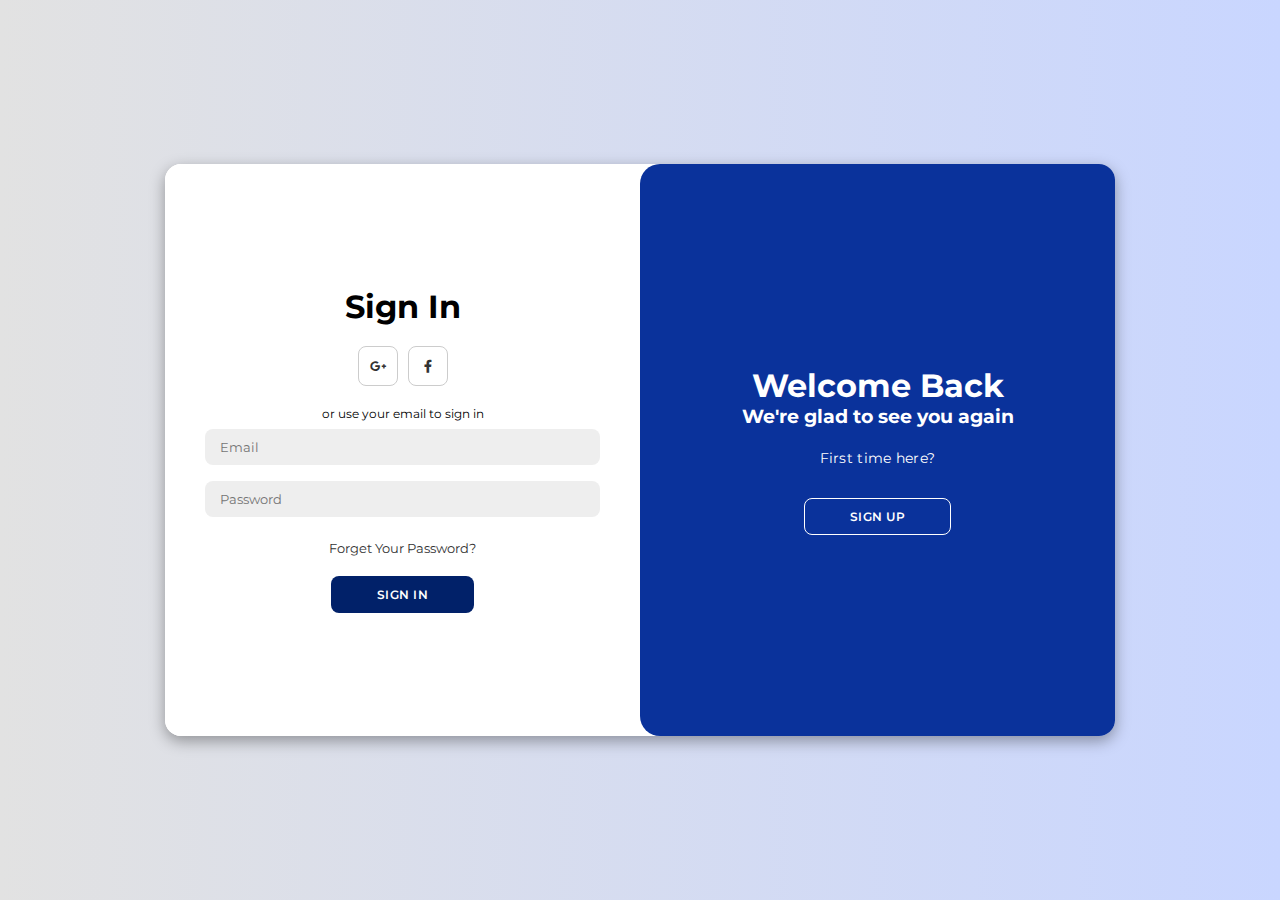
<file: MajorMatch/login.html>
<!DOCTYPE html>
<html lang="en">
<head>
    <meta charset="UTF-8">
    <meta name="viewport" content="width=device-width, initial-scale=1.0">
    <title>Login | Signup Page</title>
    <link rel="stylesheet" href="https://cdnjs.cloudflare.com/ajax/libs/font-awesome/6.0.0-beta3/css/all.min.css">
    <style>
@import url('https://fonts.googleapis.com/css2?family=Montserrat:wght@300;400;500;600;700&display=swap');
:root{
    --dark-blue: #0A329B;
    --light-blue: #7096D1;
    --black: #111222;
    --text: #012169;
}

*{
    margin: 0;
    padding: 0;
    box-sizing: border-box;
    font-family: 'Montserrat', sans-serif;
}

body{
    background-color: #c9d6ff;
    background: linear-gradient(to right, #e2e2e2, #c9d6ff);
    display: flex;
    align-items: center;
    justify-content: center;
    height: 100vh;
}

.container{
    background-color: #fff;
    border-radius: 1rem;
    box-shadow: 0 5px 15px rgba(0, 0, 0, 0.35);
    position: relative;
    overflow: hidden;
    width: 950px;
    max-width: 100%;
    min-height: 572px;
    display: flex;
}

.container p{
    font-size: 14px;
    line-height: 20px;
    letter-spacing: 0.3px;
    margin: 20px 0;
}

.container span{
    font-size: 12px;
}

.container a{
    color: #333;
    font-size: 13px;
    text-decoration: none;
    margin: 15px 0 10px;
}

.container button{
    background-color: var(--text);
    color: #fff;
    font-size: 12px;
    padding: 10px 45px;
    border: 1px solid transparent;
    border-radius: 8px;
    font-weight: 600;
    letter-spacing: 0.5px;
    text-transform: uppercase;
    margin-top: 10px;
    cursor: pointer;
}

.container button.hidden{
    background-color: transparent;
    border-color: #fff;
}

.container form{
    background-color: #fff;
    display: flex;
    align-items: center;
    justify-content: center;
    flex-direction: column;
    padding: 0 40px;
    height: 100%;
    width: 100%;
}

.container input{
    background-color: #eee;
    border: none;
    margin: 8px 0;
    padding: 10px 15px;
    font-size: 13px;
    border-radius: 8px;
    width: 100%;
    outline: none;
}

.form-container{
    position: absolute;
    top: 0;
    height: 100%;
    transition: all 0.6s ease-in-out;
}

.sign-in{
    left: 0;
    width: 50%;
    z-index: 2;
}

.container.active .sign-in{
    transform: translateX(100%);
}

.sign-up{
    left: 0;
    width: 50%;
    opacity: 0;
    z-index: 1;
}

.container.active .sign-up{
    transform: translateX(100%);
    opacity: 1;
    z-index: 5;
    animation: move 0.6s;
}

@keyframes move{
    0%, 49.99%{
        opacity: 0;
        z-index: 1;
    }
    50%, 100%{
        opacity: 1;
        z-index: 5;
    }
}

.social-icons{
    margin: 20px 0;
}

.social-icons a{
    border: 1px solid #ccc;
    border-radius: 20%;
    display: inline-flex;
    justify-content: center;
    align-items: center;
    margin: 0 3px;
    width: 40px;
    height: 40px;
}

.toggle-container{
    position: absolute;
    top: 0;
    left: 50%;
    width: 50%;
    height: 100%;
    overflow: hidden;
    transition: all 0.6s ease-in-out;
    border-radius: 20px 0 0 20px;
    z-index: 1000;
}

.container.active .toggle-container{
    transform: translateX(-100%);
    border-radius: 0 20px 20px 0;
}

.toggle{
    background-color: var(--black);
    height: 100%;
    background: var(--dark-blue);
    color: #fff;
    position: relative;
    left: -100%;
    height: 100%;
    width: 200%;
    transform: translateX(0);
    transition: all 0.6s ease-in-out;
}

.container.active .toggle{
    transform: translateX(50%);
}

.toggle-panel{
    position: absolute;
    width: 50%;
    height: 100%;
    display: flex;
    align-items: center;
    justify-content: center;
    flex-direction: column;
    padding: 0 30px;
    text-align: center;
    top: 0;
    transform: translateX(0);
    transition: all 0.6s ease-in-out;
}

.toggle-left{
    transform: translateX(-200%);
}

.container.active .toggle-left{
    transform: translateX(0);
}

.toggle-right{
    right: 0;
    transform: translateX(0);
}

.container.active .toggle-right{
    transform: translateX(200%);
}
    </style>
</head>
<body>
    <div class="container" id="container">
        <div class="form-container sign-up">
            <form id="sign-up-form">
                <h1>Welcome!</h1>
                <span>Fill out these boxes to Create an Account</span>
                <input type="text" placeholder="Fist Name" id="sign-up-name">
                <input type="text" placeholder="Last Name" id="sign-up-name">
                <input type="email" placeholder="Email" id="sign-up-email">
                <input type="password" placeholder="Password" id="sign-up-password">
                <button type="button" class="btn" onclick="validateSignUp()">Sign Up</button>
                <a href="#">--------OR--------</a>
                <div class="social-icons">
                    <a href="#" class="icon"><i class="fa-brands fa-google-plus-g"></i></a>
                    <a href="#" class="icon"><i class="fa-brands fa-facebook-f"></i></a>
                </div>
            </form>
        </div>
        <div class="form-container sign-in">
            <form id="sign-in-form">
                <h1>Sign In</h1>
                <div class="social-icons">
                    <a href="#" class="icon"><i class="fa-brands fa-google-plus-g"></i></a>
                    <a href="#" class="icon"><i class="fa-brands fa-facebook-f"></i></a>
                </div>
                <span>or use your email to sign in</span>
                <input type="email" placeholder="Email" id="sign-in-email">
                <input type="password" placeholder="Password" id="sign-in-password">
                <a href="#">Forget Your Password?</a>
                <button type="button" class="btn" onclick="validateSignIn()">Sign In</button>
            </form>
        </div>
        <div class="toggle-container">
            <div class="toggle">
                <div class="toggle-panel toggle-left">
                    <h1>Discover, Decide, and Thrive for your Future!</h1>
                    <p>Already have an account?</p>
                    <button class="hidden" id="login">Sign In</button>
                </div>
                <div class="toggle-panel toggle-right">
                    <h1>Welcome Back</h1>
                    <h3>We're glad to see you again</h3>
                    <p>First time here?</p>
                    <button class="hidden" id="register">Sign Up</button>
                </div>
            </div>
        </div>
    </div>
    
    <script>
const container = document.getElementById('container');
const registerBtn = document.getElementById('register');
const loginBtn = document.getElementById('login');

registerBtn.addEventListener('click', () => {
    container.classList.add("active");
});

loginBtn.addEventListener('click', () => {
    container.classList.remove("active");
});

function validateSignUp(){
    const name = document.getElementById("sign-up-name");
    const email = document.getElementById("sign-up-email");
    const password = document.getElementById("sign-up-password");
    const gender = document.getElementById("sign-up-gender");
    const date = document.getElementById("sign-up-date");
    const today = new Date();
    const birthDate = new Date(date.value);

    if(name.value.trim() === ""
    || email.value.trim() === ""
    || password.value.trim() === ""
    || gender.value === "none"
    || date.value.trim() === ""){
        alert("Please fill in all fields");
    } else if(!email.value.endsWith("@gmail.com")){
        alert("Email must end with @gmail.com");
    } else if(birthDate >= today){
        alert("Please enter a valid birth date");
    } else {
        alert("Sign-up successful!");
        // Here you can add code to handle successful sign-up
    }
}

function validateSignIn(){
    const email = document.getElementById("sign-in-email");
    const password = document.getElementById("sign-in-password");

    if(email.value.trim() === "" || password.value.trim() === ""){
        alert("Please fill in all fields");
    } else {
        alert("Sign-in successful!");
        // Here you can add code to handle successful sign-in
    }
}
    </script>
</body>
</html>
</file>
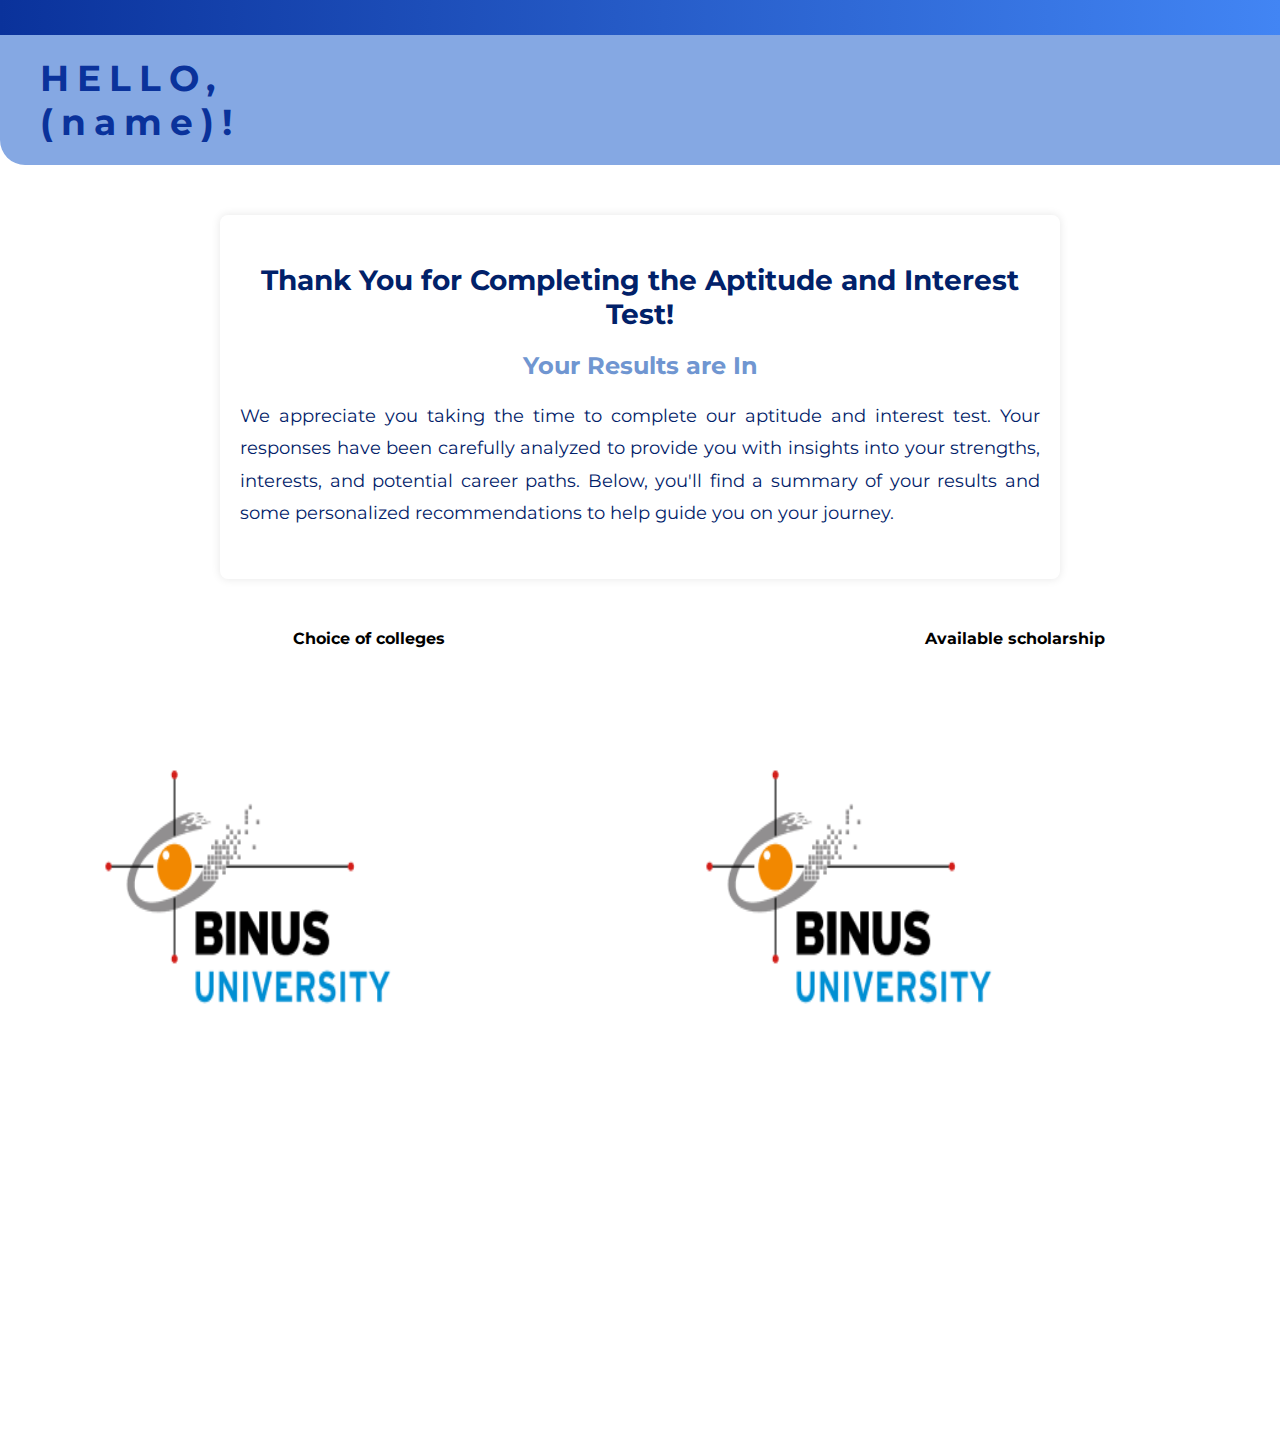
<file: MajorMatch/Aptitude/Aptitude Interest Result.html>
<!DOCTYPE html>
<html lang="en">
<head>
    <meta charset="UTF-8">
    <meta name="viewport" content="width=device-width, initial-scale=1.0">
    <title>Aptitude Interest Test | Result </title>
    <link rel="stylesheet" href="Aptitude Interest Result.css">
</head>
<body>
    <div class="top-box">
    </div>
    <div class="rounded-box">
        <h2 style="color: #0A329B;">HELLO,<br> (name)!</h2>
    </div>
    <div class="middle-content">
        <div class="highlighted-text">
          <h3>Thank You for Completing the Aptitude and Interest Test!</h3>
          <h2>Your Results are In</h2>
            <p>
              We appreciate you taking the time to complete our aptitude and interest test. 
              Your responses have been carefully analyzed to provide you with insights into your strengths, interests, and potential career paths.
               Below, you'll find a summary of your results and some personalized recommendations to help guide you on your journey.
            </p>
        </div>
    </div>
    <div class="desktop-10-child"></div>
    <section class="college-info">
      <div class="college-details">
        <b class="choice-of-colleges">Choice of colleges</b>
        <div class="scholarship-info">
          <b class="available-scholarship">Available scholarship</b>
          <div class="scholarship-options">
            <div class="option-one">
              <div class="option-one-details">
                <img
                  class="option-one-details-child"
                  loading="lazy"
                  alt="Option One Logo"
                  src="./public/logoBINUS 1.png"
                />
              </div>
              <div class="option-one-child"></div>
            </div>
            <div class="option-two">
              <div class="option-two-details">
                <img
                  class="option-two-details-child"
                  loading="lazy"
                  alt="Option Two Logo"
                  src="./public/logoBINUS 1.png"
                />
              </div>
            </div>
          </div>
        </div>
      </div>
    </section>
    
</body>
</html>
</file>
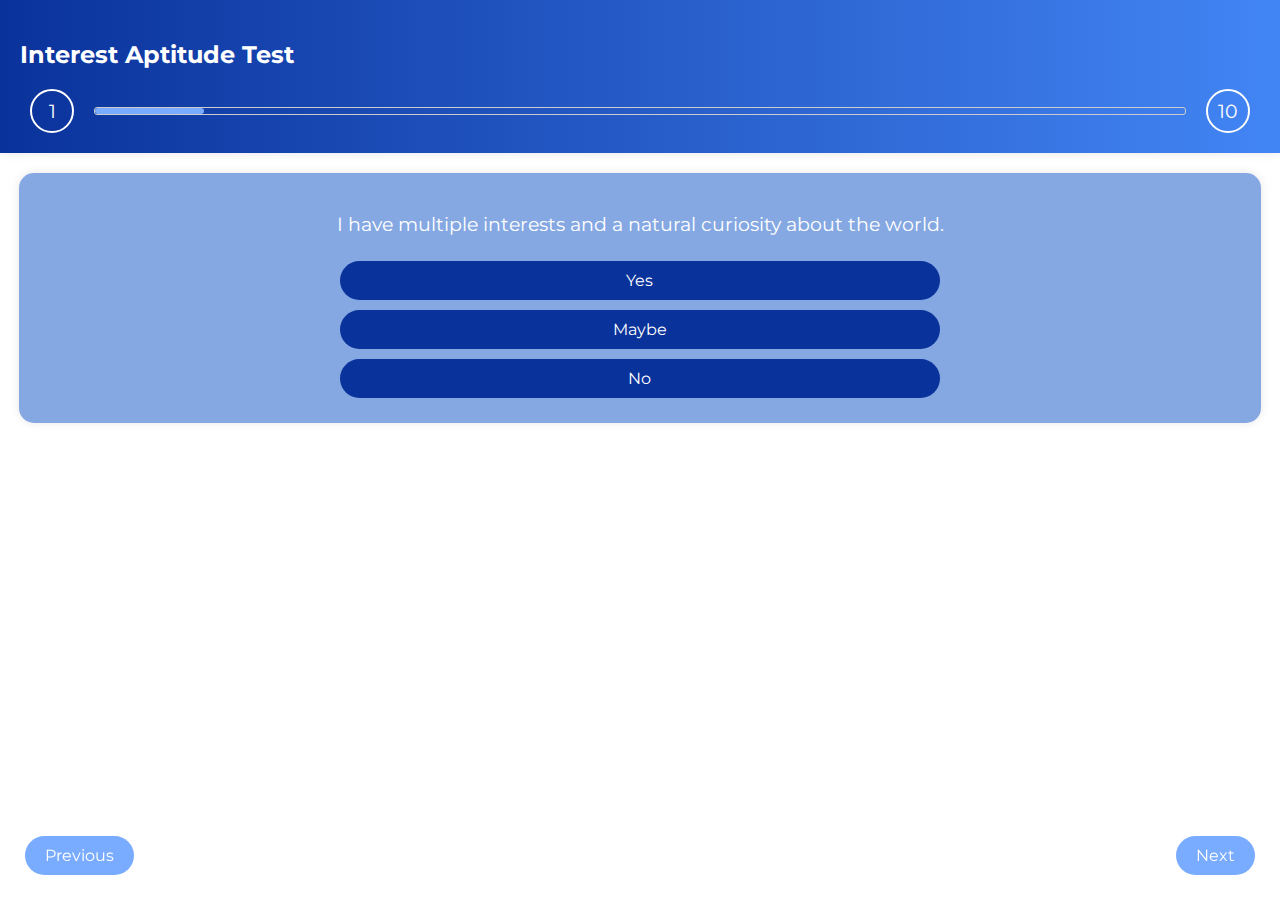
<file: MajorMatch/Aptitude/aptitude.html>
<!DOCTYPE html>
<html lang="en">
<head>
    <meta charset="UTF-8">
    <meta name="viewport" content="width=device-width, initial-scale=1.0">
    <title>MajorMatch | Interest Aptitude Test</title>
    <link rel="stylesheet" href="styles_aptitude.css">
</head>
<body>
    <div class="progress-container">
        <h2 class="title-container">Interest Aptitude Test</h2>
        <div class="progress-bar-container">
            <div class="question-circle" id="current-question">1</div>
            <div class="progress-bar">
                <div class="progress"></div>
            </div>
            <div class="question-circle" id="total-questions">10</div>
        </div>
    </div>
    <div class="question-box">
        <div class="question-container">
            <p class="question-text" id="question-text"></p>
            <div class="options-container" id="options-container"></div>
        </div>
    </div>
    <div class="button-container">
        <button onclick="previousQuestion()">Previous</button>
        <button onclick="nextQuestion()">Next</button>
    </div>

    <script src="script_aptitude.js"></script>
</body>
</html>
</file>
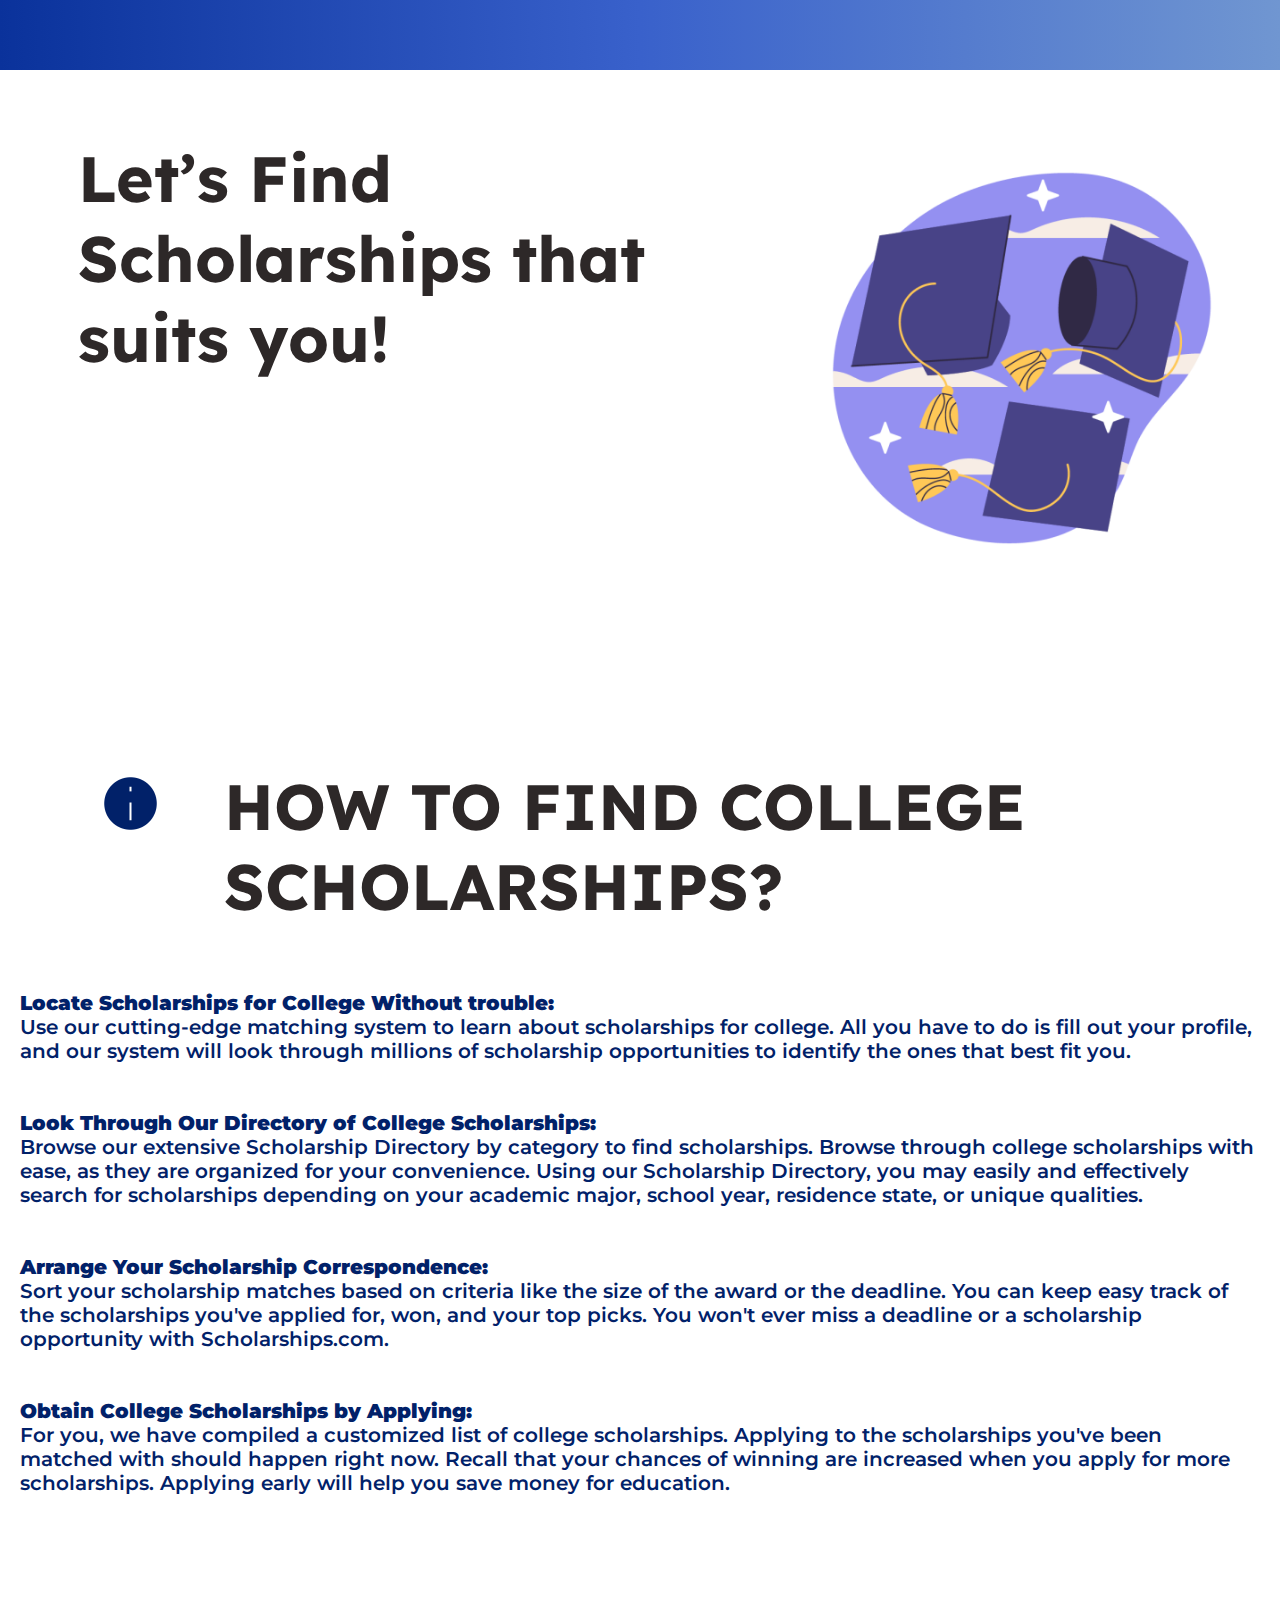
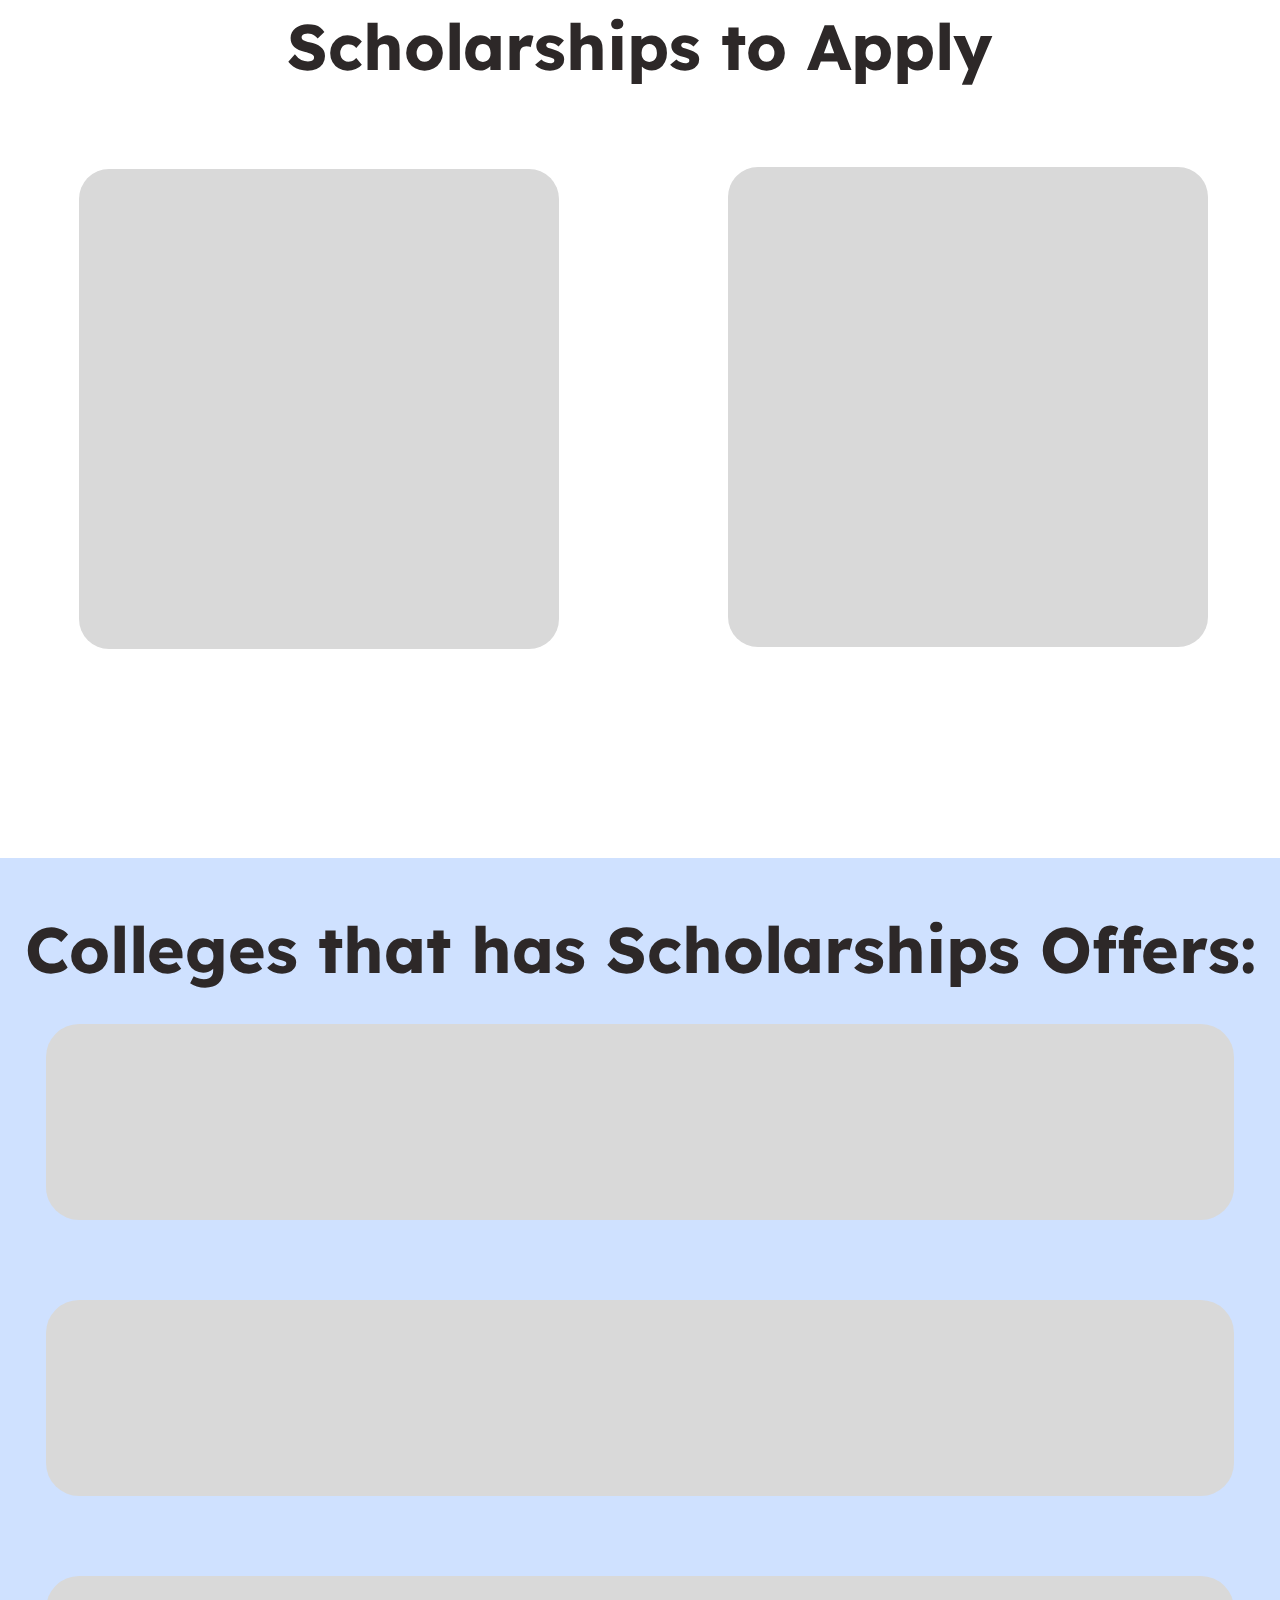
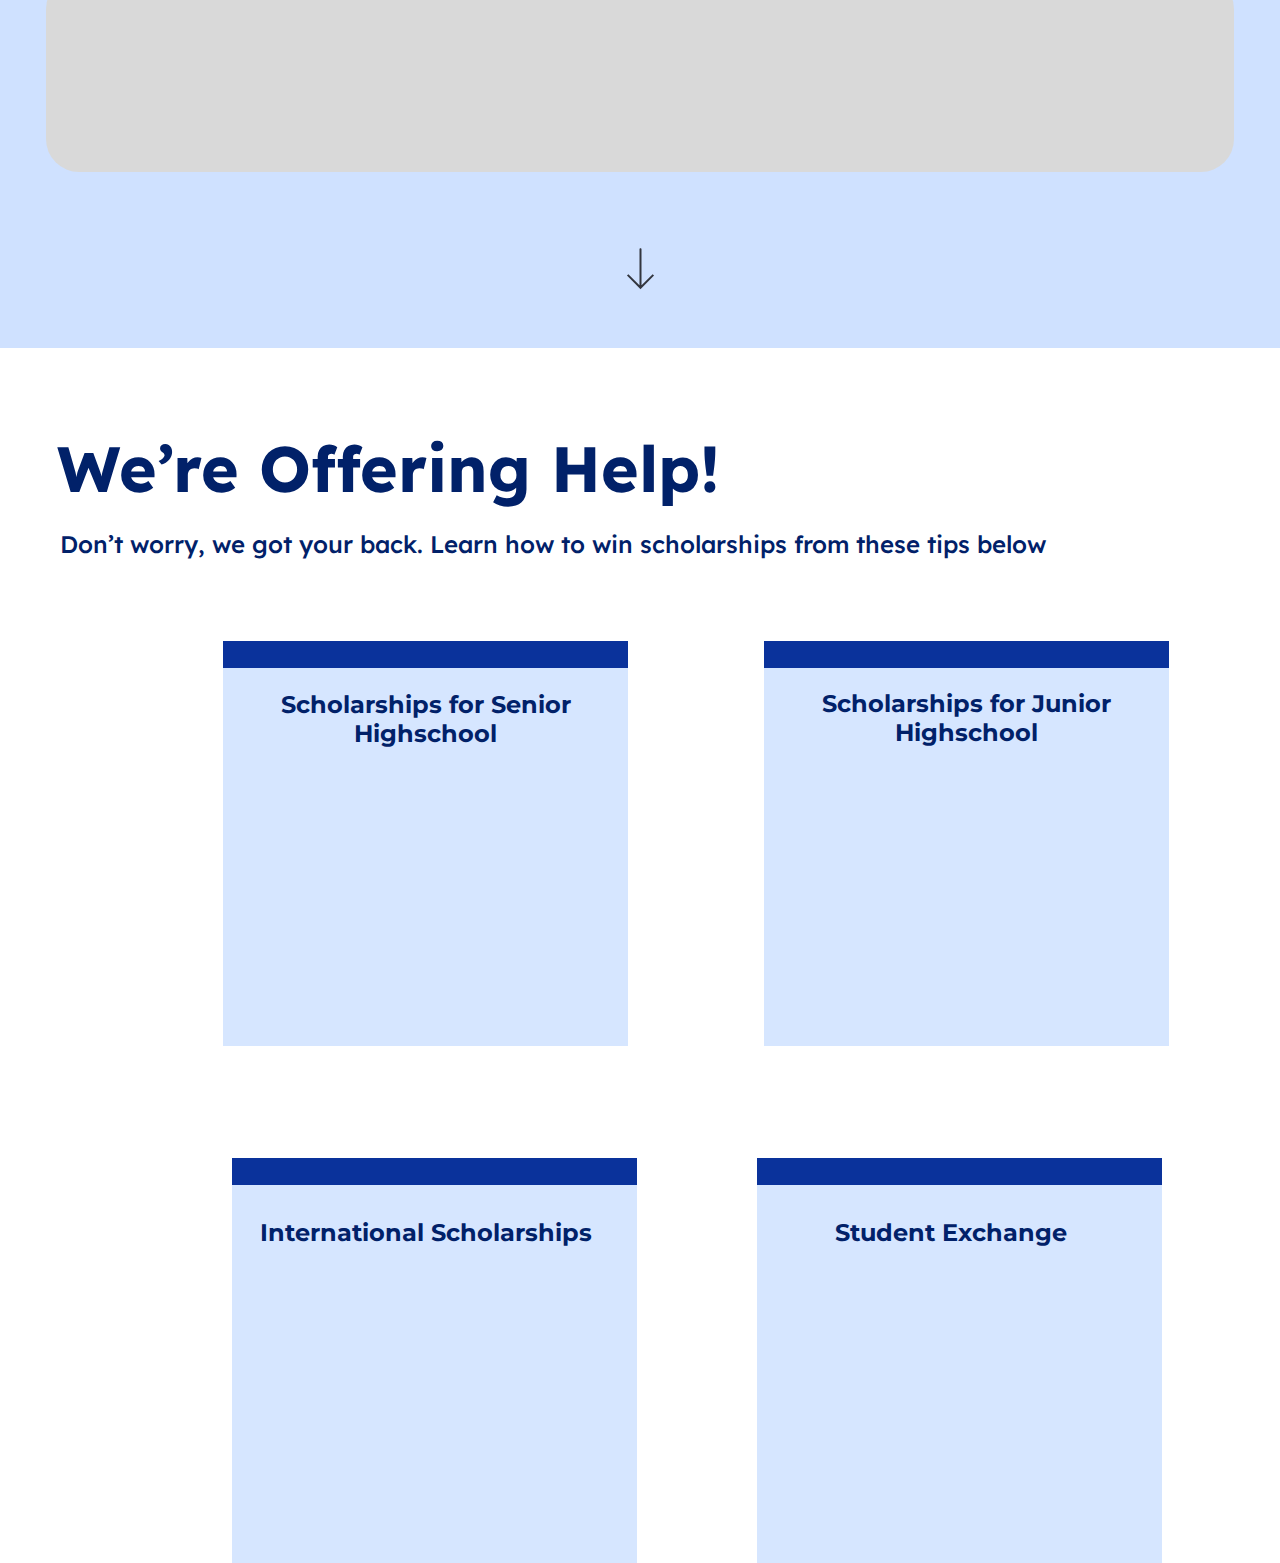
<file: MajorMatch/scholar/scholar.html>
<!DOCTYPE html>
<html>
  <head>
    <meta charset="utf-8" />
    <meta name="viewport" content="initial-scale=1, width=device-width" />
    <title>Available Scholarships</title>

    <link rel="stylesheet" href="./global.css" />
    <link rel="stylesheet" href="./scholar.css" />
    <link
      rel="stylesheet"
      href="https://fonts.googleapis.com/css2?family=Lexend Deca:wght@500;700&display=swap"
    />
    <link
      rel="stylesheet"
      href="https://fonts.googleapis.com/css2?family=Montserrat:wght@600;700;900&display=swap"
    />
  </head>
  <body>
    <div class="desktop-9">
      <header class="desktop-9-child"></header>
      <section class="how-to-find-college-scholarshi-parent">
        <h1 class="how-to-find-container">
          <p class="how-to-find">HOW TO FIND COLLEGE</p>
          <p class="scholarships">SCHOLARSHIPS?</p>
        </h1>
        <div class="hero-button">
          <div class="button-wrapper">
            <img
              class="button-icon"
              loading="lazy"
              alt=""
              src="./public/874577402-1@2x.png"
            />
          </div>
          <div class="hero-subtitle">
            <h1 class="lets-find-scholarships">
              Let’s Find Scholarships that suits you!
            </h1>
            <div class="hero-action">
            </div>
          </div>
          <div class="hero-info">
            <img
              class="info-fill-icon"
              loading="lazy"
              alt=""
              src="./public/info-fill@2x.png"
            />
          </div>
        </div>
      </section>
      <section class="content-wrapper-wrapper">
        <div class="content-wrapper">
          <p class="locate-scholarships-for-container">
            <span class="locate-scholarships-for-colleg">
              <span class="locate-scholarships-for"
                >Locate Scholarships for College Without trouble:</span
              >
            </span>
            <span class="use-our-cutting-edge-matching">
              <span class="use-our-cutting-edge"
                >Use our cutting-edge matching system to learn about
                scholarships for college. All you have to do is fill out your
                profile, and our system will look through millions of
                scholarship opportunities to identify the ones that best fit
                you.</span
              >
            </span>
            <span class="blank-line">
              <span class="blank-line1">&nbsp;</span>
            </span>
            <span class="blank-line2">
              <span class="blank-line3">&nbsp;</span>
            </span>
            <span class="look-through-our-directory-of">
              <span class="look-through-our"
                >Look Through Our Directory of College Scholarships:</span
              >
            </span>
            <span class="browse-our-extensive-scholarsh">
              <span class="browse-our-extensive"
                >Browse our extensive Scholarship Directory by category to find
                scholarships. Browse through college scholarships with ease, as
                they are organized for your convenience. Using our Scholarship
                Directory, you may easily and effectively search for
                scholarships depending on your academic major, school year,
                residence state, or unique qualities.</span
              >
            </span>
            <span class="blank-line4">
              <span class="blank-line5">&nbsp;</span>
            </span>
            <span class="blank-line6">
              <span class="blank-line7">&nbsp;</span>
            </span>
            <span class="arrange-your-scholarship-corre">
              <span class="arrange-your-scholarship"
                >Arrange Your Scholarship Correspondence:</span
              >
            </span>
            <span class="sort-your-scholarship-matches">
              <span class="sort-your-scholarship"
                >Sort your scholarship matches based on criteria like the size
                of the award or the deadline. You can keep easy track of the
                scholarships you've applied for, won, and your top picks. You
                won't ever miss a deadline or a scholarship opportunity with
                Scholarships.com.</span
              >
            </span>
            <span class="blank-line8">
              <span class="blank-line9">&nbsp;</span>
            </span>
            <span class="blank-line10">
              <span class="blank-line11">&nbsp;</span>
            </span>
            <span class="obtain-college-scholarships-by">
              <span class="obtain-college-scholarships"
                >Obtain College Scholarships by Applying:</span
              >
            </span>
            <span class="for-you-we-have-compiled-a-cu">
              <span class="for-you-we"
                >For you, we have compiled a customized list of college
                scholarships. Applying to the scholarships you've been matched
                with should happen right now. Recall that your chances of
                winning are increased when you apply for more scholarships.
                Applying early will help you save money for education.</span
              >
            </span>
          </p>
          <div class="scholarship-types">
            <div class="type-one-wrapper">
              <div class="type-one">
                <h1 class="scholarships-to-apply">Scholarships to Apply</h1>
              </div>
              <div class="type-two-wrapper">
                <div class="type-two">
                  <div class="type-two-icon-one">
                    <div class="type-two-icon-two"></div>
                  </div>
                  <div class="type-three-wrapper"></div>
                </div>

                </div>
              </div>
            </div>
          </div>
        </div>
      </section>
      <section class="college-list">
        <div class="college-list-item">
          <div class="college-list-item-child"></div>
          <div class="college-item-icons"></div>
          <div class="college-item-icons1"></div>
          <div class="college-info">
            <div class="college-logo"></div>
            <div class="explore-colleges">
              <img
                class="arrow-alt-ldown-icon1"
                loading="lazy"
                alt=""
                src="./public/arrow-alt-ldown-1.svg"
              />
            </div>
          </div>
        </div>
        <h1 class="colleges-that-has">
          Colleges that has Scholarships Offers:
        </h1>
      </section>
      <section class="scholarship-categories-wrapper">
        <div class="scholarship-categories">
          <div class="help-info">
            <h1 class="were-offering-help">We’re Offering Help!</h1>
            <div class="help-description">
              <div class="dont-worry-we">
                Don’t worry, we got your back. Learn how to win scholarships
                from these tips below
              </div>
            </div>
          </div>
          <div class="category-item-one">
            <div class="category-item-two">
              <div class="category-item-three">
                <div class="high-school-scholarships">
                  <div class="senior-scholarship-icon"></div>
                  <div class="junior-scholarship-icon"></div>
                </div>
                <b class="scholarships-for-senior-container">
                  <p class="scholarships-for-senior">Scholarships for Senior</p>
                  <p class="highschool">Highschool</p>
                </b>
              </div>
              <div class="international-scholarships">
                <div class="student-exchange-icon">
                  <div class="student-exchange-icon-child"></div>
                  <div class="student-exchange-icon-item"></div>
                </div>
                <b class="scholarships-for-junior-container">
                  <p class="scholarships-for-junior">Scholarships for Junior</p>
                  <p class="highschool1">Highschool</p>
                </b>
              </div>
            </div>
          </div>
          <div class="category-item-one1">
            <div class="frame-parent">
              <div class="frame-group">
                <div class="rectangle-parent">
                  <div class="frame-child"></div>
                  <div class="frame-item"></div>
                </div>
                <b class="international-scholarships1"
                  >International Scholarships</b
                >
              </div>
              <div class="frame-container">
                <div class="rectangle-group">
                  <div class="frame-inner"></div>
                  <div class="rectangle-div"></div>
                </div>
                <b class="student-exchange">Student Exchange</b>
              </div>
            </div>
          </div>
        </div>
      </section>
      <div class="emoji"></div>
      <div class="emoji1"></div>
      <div class="emoji2"></div>
    </div>
  </body>
</html>
</file>
<file: MajorMatch/Aptitude/Aptitude Interest Result.css>
/* Aptitude Interest Result.css */
@import url('https://fonts.googleapis.com/css2?family=Montserrat:ital,wght@0,100..900;1,100..900&display=swap');

body, html {
    margin: 0;
    padding: 0;
    height: 100%;
}

.top-box {
    width: 100%;
    height: 35px; 
    background: linear-gradient(to right, #0A329B, #4285F4);
    display: flex;
    align-items: center;
    justify-content: center;
    color: white;
    font-size: 24px; 
}

.rounded-box {
    width: 100%;
    height: 130px; 
    background-color: #85A8E3;
    display: flex;
    align-items: center;
    padding-left: 40px; 
    color: white;
    font-size: 24px; 
    border-bottom-left-radius: 25px; 
    border-bottom-right-radius: 25px;
    justify-content: flex-start; 
}

.middle-content {
  max-width: 800px;
  margin: 50px auto;
  padding: 20px;
  background-color: #fff;
  box-shadow: 0 0 10px rgba(0, 0, 0, 0.1);
  border-radius: 8px;
}

/* Highlighted Text */
.highlighted-text h3 {
  font-size: 28px;
  color: #012169;
  margin-bottom: 10px;
  text-align: center;
}

.highlighted-text h2 {
  font-size: 24px;
  color:#7096D1;
  margin-bottom: 20px;
  text-align: center;
}

.highlighted-text p {
  font-size: 18px;
  color: #012169;
  line-height: 1.8;
  text-align: justify;
  margin-bottom: 30px;
}


* {
    font-family: 'Montserrat', sans-serif;
}


.rounded-box h2 {
    color: #0A329B;
    letter-spacing: 8px; 
}
.available-scholarship,
.choice-of-colleges {
  position: relative;
  display: inline-block;
  max-width: 100%;
}
.choice-of-colleges {
  flex: 1;
  min-width: 418px;
}
.available-scholarship {
  width: 631px;
}
.option-one-details-child,
.option-one-icon {
  position: absolute;
  border-radius: var(--br-31xl);
}
.option-one-icon {
  top: 44px;
  left: 90.61px;
  box-shadow: 5px 4px 4px rgba(0, 0, 0, 0.25);
  background-color: var(--color-gainsboro-100);
  width: 455.9px;
  height: 571.9px;
  transform: rotate(3.7deg);
  transform-origin: 0 0;
}
.option-one-details-child {
  top: 0;
  left: 0;
  width: 300px;
  height: 300px;
  z-index: 1;
}
.option-one-details {
  height: 300px;
  width: 300px;
  position: relative;
  max-width: 100%;
  padding-left: 10rem;
}
.option-one,
.option-one-child {
  height: 752px;
  overflow: hidden;
  flex-shrink: 0;
}
.option-one-child {
  width: 645px;
  position: relative;
  display: none;
  max-width: 100%;
}
.option-one {
  width: 685px;
  margin: 0 !important;
  position: absolute;
  top: -47px;
  left: -657px;
  display: flex;
  flex-direction: row;
  align-items: flex-start;
  justify-content: flex-start;
  padding: 47px 56px;
  box-sizing: border-box;
}
.option-two-details-child,
.option-two-icon {
  position: absolute;
  border-radius: var(--br-31xl);
}
.option-two-icon {
  top: 37px;
  left: 104.31px;
  box-shadow: 5px 4px 4px rgba(0, 0, 0, 0.25);
  background-color: var(--color-gainsboro-100);
  width: 423px;
  height: 585.1px;
  transform: rotate(4.5deg);
  transform-origin: 0 0;
}
.option-two-details-child {
  top: 0;
  left: 0;
  width: 300px;
  height: 300px;
  z-index: 1;
}
.option-two-details {
  height: 653.7px;
  flex: 1;
  position: relative;
  max-width: 100%;
}
.option-two,
.scholarship-options {
  display: flex;
  flex-direction: row;
  align-items: flex-start;
  justify-content: flex-start;
  max-width: 100%;
}
.option-two {
  flex: 1;
  overflow: hidden;
  padding: 13px var(--padding-38xl) 101.3px 60px;
  box-sizing: border-box;
  z-index: 2;
}
.scholarship-options {
  align-self: stretch;
  position: relative;
}
.college-details,
.scholarship-info {
  flex: 1;
  display: flex;
  align-items: flex-start;
  max-width: 100%;
}
.scholarship-info {
  flex-direction: column;
  justify-content: flex-start;
  gap: 83.5px;
  min-width: 418px;
}
.college-details {
  flex-direction: row;
  flex-wrap: wrap;
  justify-content: center;
  gap: 14px;
}
.college-info {
  width: 1404px;
  flex-direction: row;
  align-items: flex-start;
  justify-content: flex-end;
  padding: 0 52px;
  max-width: 100%;
  text-align: center;
  font-size: var(--font-size-31xl);
  color: var(--color-black);
  font-family: var(--font-montserrat);
}
</file>
<file: MajorMatch/Aptitude/styles_aptitude.css>
@import url('https://fonts.googleapis.com/css2?family=Montserrat:ital,wght@0,100..900;1,100..900&display=swap');

* {
    font-family: 'Montserrat', sans-serif;
}

body {
    margin: 0;
    padding: 0;
    display: flex;
    flex-direction: column;
    align-items: center;
    justify-content: flex-start;
    height: 100vh;
    background: white;
}

.progress-container {
    width: 100%;
    display: flex;
    flex-direction: column;
    padding: 20px;
    background: linear-gradient(to right, #0A329B, #4285F4);
    box-shadow: 0 0 10px rgba(0, 0, 0, 0.1);
    box-sizing: border-box;
    position: relative;
}

.title-container {
    text-align: left;
    margin-bottom: 20px;
    color: white;
}

.question-circle {
    width: 40px;
    height: 40px;
    border-radius: 50%;
    background-color: transparent;
    color: white;
    display: flex;
    align-items: center;
    justify-content: center;
    font-size: 1.2em;
    margin: 0 10px;
    border: 2px solid white;
}

.progress-bar-container {
    display: flex;
    align-items: center;
}

.progress-bar {
    flex-grow: 1;
    height: 6px;
    background-color: transparent;
    border: 1px solid #ccc;
    margin: 0 10px;
    position: relative;
    border-radius: 3px;
}

.progress {
    height: 100%;
    background-color: #79acff;
    width: 0;
    border-radius: 10px;
}

.question-box {
    width: 97%;
    margin-top: 20px;
    background-color: #85A8E3;
    border-radius: 15px;
    box-shadow: 0 0 10px rgba(0, 0, 0, 0.1);
    padding: 20px;
    box-sizing: border-box;
}

.question-container {
    text-align: center;
}

.question-text {
    font-size: 1.2em;
    margin-bottom: 20px;
    color: white;
}

.options-container {
    display: flex;
    flex-direction: column;
    align-items: center;
}

.option {
    margin: 5px 0;
    padding: 10px 20px;
    background-color: #0A329B;
    color: white;
    border: none;
    border-radius: 20px;
    cursor: pointer;
    width: 50%;
}

.option:hover {
    background-color: #6a9ae3;
}

.button-container { 
    display: flex;
    justify-content: space-between;
    width: 100%;
    position: fixed;
    bottom: 20px;
    padding: 0 20px;
    box-sizing: border-box;
}

button {
    margin: 5px;
    padding: 10px 20px;
    font-size: 1em;
    background-color: #79acff;
    color: white;
    border: none;
    border-radius: 20px;
    cursor: pointer;
}

button:hover {
    background-color: #6a9ae3;
}
</file>
<file: MajorMatch/scholar/global.css>
body {
  margin: 0;
  line-height: normal;
}

:root {
  /* fonts */
  --font-montserrat: Montserrat;
  --font-lexend-deca: "Lexend Deca";

  /* font sizes */
  --font-size-5xl: 24px;
  --font-size-lgi: 19px;
  --font-size-45xl: 64px;
  --font-size-19xl: 38px;
  --font-size-32xl: 51px;

  /* Colors */
  --color-white: #fff;
  --color-midnightblue-100: #0a329b;
  --color-midnightblue-200: #012169;
  --color-lavender-100: #d6e6ff;
  --color-lavender-200: #cfe1ff;
  --color-gray: #2d2828;
  --color-gainsboro: #d9d9d9;

  /* Gaps */
  --gap-xl: 20px;
  --gap-61xl: 80px;
  --gap-21xl: 40px;

  /* Paddings */
  --padding-51xl: 70px;
  --padding-7xl: 26px;
  --padding-17xl: 36px;
  --padding-11xl: 30px;
  --padding-9xl: 28px;
  --padding-4xl: 23px;
  --padding-xl: 20px;
  --padding-10xl: 29px;
  --padding-11xs: 2px;

  /* Border radiuses */
  --br-14xl: 33px;
  --br-11xl: 30px;
}
</file>
<file: MajorMatch/scholar/scholar.css>
.desktop-9-child {
  margin-top: -80px;
  margin-left: -1px;
  align-self: stretch;
  height: 80px;
  position: relative;
  background: linear-gradient(90deg, #0a329b, #3961cb 50%, #7096d1);
  flex-shrink: 0;
  z-index: 1;
}
.how-to-find,
.scholarships {
  margin: 0;
}
.how-to-find-container {
  margin: 0 !important;
  width: 927px;
  position: absolute;
  bottom: 65px;
  left: 224px;
  font-size: inherit;
  font-weight: 700;
  font-family: inherit;
  display: inline-block;
  mix-blend-mode: normal;
}
.button-icon {
    position: absolute;
    top: 0;
    left: 900px;
    width: 600px;
    height: 550px;
    object-fit: contain;
    z-index: 1;
}
.button-wrapper {
  width: 1722.9px;
  height: 753.3px;
  position: absolute;
  margin: 0 !important;
  top: 0;
  left: -189.6px;
}
.lets-find-scholarships {
  margin: 0;
  align-self: stretch;
  position: relative;
  font-size: inherit;
  font-weight: 700;
  font-family: inherit;
  z-index: 1;
}
.action-button-wrapper-child {
  height: 84px;
  width: 389px;
  position: relative;
  border-radius: var(--br-11xl);
  background-color: var(--color-midnightblue-200);
  display: none;
  max-width: 100%;
}
.get-started {
  position: relative;
  font-size: 40px;
  font-family: var(--font-lexend-deca);
  color: var(--color-white);
  text-align: left;
  z-index: 2;
}
.get-started-wrapper {
  display: flex;
  flex-direction: column;
  align-items: flex-start;
  justify-content: flex-start;
  padding: 8px 0 0;
}
.arrow-alt-ldown-icon {
  height: 70px;
  width: 70px;
  position: relative;
  object-fit: contain;
  z-index: 2;
}
.action-button-wrapper {
  cursor: pointer;
  border: 0;
  padding: 9px 14px 5px var(--padding-11xl);
  background-color: var(--color-midnightblue-200);
  border-radius: var(--br-11xl);
  flex-direction: row;
  box-sizing: border-box;
  gap: 14px;
  z-index: 1;
}
.action-button-wrapper,
.hero-action,
.hero-subtitle {
  display: flex;
  align-items: flex-start;
  justify-content: flex-start;
  max-width: 100%;
}
.hero-action {
  flex-direction: row;
  padding: 0 var(--padding-11xs);
  box-sizing: border-box;
}
.hero-subtitle {
  width: 642px;
  flex-direction: column;
  gap: 47px;
}
.info-fill-icon {
  height: 63px;
  width: 63px;
  position: relative;
  object-fit: cover;
}
.hero-info {
  display: flex;
  flex-direction: row;
  align-items: flex-start;
  justify-content: flex-start;
  padding: 0 21px;
}
.hero-button,
.how-to-find-college-scholarshi-parent {
  display: flex;
  align-items: flex-start;
  justify-content: flex-start;
  position: relative;
  max-width: 100%;
}
.hero-button {
  flex: 1;
  flex-direction: column;
  padding: 68px 78px 156px;
  box-sizing: border-box;
  gap: 347px;
}
.how-to-find-college-scholarshi-parent {
  align-self: stretch;
  flex-direction: row;
  flex-shrink: 0;
  text-align: left;
  font-size: var(--font-size-45xl);
  color: var(--color-gray);
  font-family: var(--font-lexend-deca);
}
.locate-scholarships-for {
  font-weight: 900;
}
.locate-scholarships-for-colleg {
  display: block;
}
.use-our-cutting-edge {
  font-weight: 600;
}
.use-our-cutting-edge-matching {
  display: block;
}
.blank-line1 {
  font-weight: 600;
}
.blank-line {
  display: block;
}
.blank-line3 {
  font-weight: 900;
}
.blank-line2 {
  display: block;
}
.look-through-our {
  font-weight: 900;
}
.look-through-our-directory-of {
  display: block;
}
.browse-our-extensive {
  font-weight: 600;
}
.browse-our-extensive-scholarsh {
  display: block;
}
.blank-line5 {
  font-weight: 600;
}
.blank-line4 {
  display: block;
}
.blank-line7 {
  font-weight: 600;
}
.blank-line6 {
  display: block;
}
.arrange-your-scholarship {
  font-weight: 900;
}
.arrange-your-scholarship-corre {
  display: block;
}
.sort-your-scholarship {
  font-weight: 600;
}
.sort-your-scholarship-matches {
  display: block;
}
.blank-line9 {
  font-weight: 600;
}
.blank-line8 {
  display: block;
}
.blank-line11 {
  font-weight: 600;
}
.blank-line10 {
  display: block;
}
.obtain-college-scholarships {
  font-weight: 900;
}
.obtain-college-scholarships-by {
  display: block;
}
.for-you-we {
  font-weight: 600;
}
.for-you-we-have-compiled-a-cu {
  display: block;
}
.locate-scholarships-for-container {
  margin: 0;
  align-self: stretch;
  position: relative;
}
.scholarships-to-apply {
  margin: 0;
  width: 927px;
  position: relative;
  font-size: inherit;
  font-weight: 700;
  font-family: inherit;
  display: inline-block;
  flex-shrink: 0;
  max-width: 100%;
}
.type-one {
  align-self: stretch;
  display: flex;
  flex-direction: row;
  align-items: flex-start;
  justify-content: center;
  padding: 0 var(--padding-9xl) 0 var(--padding-xl);
  box-sizing: border-box;
  max-width: 100%;
}
.type-two-icon-two {
  align-self: stretch;
  flex: 1;
  position: relative;
  border-radius: var(--br-11xl);
  background-color: var(--color-gainsboro);
}
.type-two-icon-one {
  height: 482px;
  width: 480px;
  display: flex;
  flex-direction: column;
  align-items: flex-start;
  justify-content: flex-start;
  padding: var(--padding-11xs) 0 0;
  box-sizing: border-box;
  max-width: 100%;
}
.type-three-wrapper {
  height: 480px;
  width: 480px;
  position: relative;
  border-radius: var(--br-11xl);
  background-color: var(--color-gainsboro);
  max-width: 100%;
}
.type-two {
  align-self: stretch;
  display: flex;
  flex-direction: row;
  align-items: flex-start;
  justify-content: space-between;
  max-width: 100%;
  gap: var(--gap-xl);
}
.type-three-icon-two {
  align-self: stretch;
  height: 480px;
  position: relative;
  border-radius: var(--br-11xl);
  background-color: var(--color-gainsboro);
}
.type-three-icon-one {
  flex: 1;
  display: flex;
  flex-direction: column;
  align-items: flex-start;
  justify-content: flex-start;
  padding: 18px 0 0;
  box-sizing: border-box;
  min-width: 312px;
  max-width: 100%;
}
.type-three-child {
  height: 480px;
  flex: 1;
  position: relative;
  border-radius: var(--br-11xl);
  background-color: var(--color-gainsboro);
  min-width: 312px;
  max-width: 100%;
}
.type-one-wrapper,
.type-three,
.type-two-wrapper {
  display: flex;
  justify-content: flex-start;
  max-width: 100%;
}
.type-three {
  align-self: stretch;
  flex-direction: row;
  flex-wrap: wrap;
  align-items: flex-start;
  gap: 199px;
}
.type-one-wrapper,
.type-two-wrapper {
  flex-direction: column;
}
.type-two-wrapper {
  align-self: stretch;
  align-items: flex-end;
  gap: 88px;
}
.type-one-wrapper {
  flex: 1;
  align-items: flex-start;
  gap: 81px;
}
.scholarship-types {
  align-self: stretch;
  flex-direction: row;
  justify-content: flex-start;
  padding: 0 52px 0 59px;
  box-sizing: border-box;
  text-align: center;
  font-size: var(--font-size-45xl);
  color: var(--color-gray);
  font-family: var(--font-lexend-deca);
}
.content-wrapper,
.content-wrapper-wrapper,
.scholarship-types {
  display: flex;
  align-items: flex-start;
  max-width: 100%;
}
.content-wrapper {
  width: 1278px;
  flex-direction: column;
  justify-content: flex-start;
  gap: 111px;
}
.content-wrapper-wrapper {
  align-self: stretch;
  flex-direction: row;
  justify-content: center;
  padding: 0 var(--padding-xl) 55px;
  box-sizing: border-box;
  flex-shrink: 0;
  text-align: left;
  font-size: 20px;
  color: var(--color-midnightblue-200);
  font-family: var(--font-montserrat);
}
.college-list-item-child {
  width: 1440px;
  height: 1090px;
  position: relative;
  background-color: var(--color-lavender-200);
  display: none;
  max-width: 100%;
}
.college-item-icons,
.college-item-icons1,
.college-logo {
  align-self: stretch;
  position: relative;
  border-radius: var(--br-14xl);
  background-color: var(--color-gainsboro);
  z-index: 1;
}
.college-item-icons,
.college-item-icons1 {
  height: 196px;
}
.college-logo {
  flex: 1;
}
.arrow-alt-ldown-icon1 {
  height: 77px;
  width: 77px;
  position: relative;
  z-index: 1;
}
.college-info,
.college-list-item,
.explore-colleges {
  align-self: stretch;
  display: flex;
  align-items: flex-start;
}
.explore-colleges {
  flex-direction: row;
  justify-content: center;
  padding: 0 var(--padding-xl);
}
.college-info,
.college-list-item {
  flex-direction: column;
  justify-content: flex-start;
}
.college-info {
  flex: 1;
  gap: 58px;
}
.college-list-item {
  height: 1090px;
  background-color: var(--color-lavender-200);
  padding: 166px 46px 41px;
  box-sizing: border-box;
  gap: var(--gap-61xl);
  max-width: 100%;
}
.colleges-that-has {
  width: 1393px;
  position: relative;
  font-size: inherit;
  font-weight: 700;
  font-family: inherit;
  display: inline-block;
  max-width: 100%;
  z-index: 1;
  margin: -1039px 0 0;
}
.college-list {
  align-self: stretch;
  display: flex;
  flex-direction: column;
  align-items: flex-start;
  justify-content: flex-start;
  padding: 0 0 80px;
  box-sizing: border-box;
  min-height: 1170px;
  max-width: 100%;
  flex-shrink: 0;
  text-align: center;
  font-size: var(--font-size-45xl);
  color: var(--color-gray);
  font-family: var(--font-lexend-deca);
}
.dont-worry-we,
.were-offering-help {
  position: relative;
  display: inline-block;
  max-width: 100%;
}
.were-offering-help {
  margin: 0;
  width: 725px;
  font-size: inherit;
  font-weight: 700;
  font-family: inherit;
}
.dont-worry-we {
  flex: 1;
  font-weight: 500;
}
.help-description,
.help-info {
  align-self: stretch;
  display: flex;
  align-items: flex-start;
  justify-content: flex-start;
  max-width: 100%;
}
.help-description {
  flex-direction: row;
  padding: 0 0 0 34px;
  box-sizing: border-box;
  text-align: left;
  font-size: var(--font-size-5xl);
}
.help-info {
  flex-direction: column;
  gap: 21px;
  font-size: var(--font-size-45xl);
  font-family: var(--font-lexend-deca);
}
.junior-scholarship-icon,
.senior-scholarship-icon {
  position: absolute;
  top: 0;
  left: 0;
  background-color: var(--color-lavender-100);
  width: 100%;
  height: 100%;
}
.junior-scholarship-icon {
  background-color: var(--color-midnightblue-100);
  width: 405px;
  height: 27px;
  z-index: 1;
}
.high-school-scholarships {
  position: absolute;
  height: 100%;
  top: 0;
  bottom: 0;
  left: 28px;
  width: 405px;
}
.highschool,
.scholarships-for-senior {
  margin: 0;
}
.scholarships-for-senior-container {
  position: absolute;
  top: 49px;
  left: 0;
  display: inline-block;
  width: 461px;
  height: 58px;
  z-index: 1;
}
.category-item-three {
  height: 405px;
  flex: 1;
  position: relative;
  min-width: 300px;
  max-width: 100%;
}
.student-exchange-icon-child {
  position: absolute;
  top: 0;
  left: 0;
  background-color: var(--color-lavender-100);
  width: 100%;
  height: 100%;
  display: none;
}
.student-exchange-icon-item {
  position: absolute;
  top: 0;
  left: 0;
  background-color: var(--color-midnightblue-100);
  width: 405px;
  height: 27px;
  z-index: 1;
}
.student-exchange-icon {
  position: absolute;
  height: 100%;
  top: 0;
  bottom: 0;
  left: 28px;
  background-color: var(--color-lavender-100);
  width: 405px;
}
.highschool1,
.scholarships-for-junior {
  margin: 0;
}
.scholarships-for-junior-container {
  position: absolute;
  top: 48px;
  left: 0;
  display: inline-block;
  width: 461px;
  height: 58px;
  z-index: 1;
}
.international-scholarships {
  height: 405px;
  flex: 1;
  position: relative;
  min-width: 300px;
  max-width: 100%;
}
.category-item-one,
.category-item-two {
  display: flex;
  flex-direction: row;
  align-items: flex-start;
  max-width: 100%;
}
.category-item-two {
  flex: 1;
  flex-wrap: wrap;
  justify-content: flex-start;
  gap: var(--gap-61xl);
}
.category-item-one {
  width: 1114px;
  justify-content: flex-end;
  padding: 0 56px var(--padding-11xl);
  box-sizing: border-box;
}
.frame-child {
  position: absolute;
  top: 0;
  left: 0;
  background-color: var(--color-lavender-100);
  width: 100%;
  height: 100%;
}
.frame-item,
.rectangle-parent {
  position: absolute;
  top: 0;
  width: 405px;
}
.frame-item {
  left: 0;
  background-color: var(--color-midnightblue-100);
  height: 27px;
  z-index: 1;
}
.rectangle-parent {
  height: 100%;
  bottom: 0;
  left: 37px;
}
.international-scholarships1 {
  position: absolute;
  top: 60px;
  left: 0;
  font-weight: 700;
  display: inline-block;
  width: 461px;
  height: 29px;
  z-index: 1;
}
.frame-group {
  height: 405px;
  flex: 1;
  position: relative;
  min-width: 300px;
  max-width: 100%;
}
.frame-inner {
  position: absolute;
  top: 0;
  left: 0;
  background-color: var(--color-lavender-100);
  width: 100%;
  height: 100%;
  display: none;
}
.rectangle-div,
.rectangle-group {
  position: absolute;
  top: 0;
  width: 405px;
}
.rectangle-div {
  left: 0;
  background-color: var(--color-midnightblue-100);
  height: 27px;
  z-index: 1;
}
.rectangle-group {
  height: 100%;
  bottom: 0;
  left: 37px;
  background-color: var(--color-lavender-100);
}
.student-exchange {
  position: absolute;
  top: 60px;
  left: 0;
  font-weight: 700;
  display: inline-block;
  width: 461px;
  height: 29px;
  z-index: 1;
}
.frame-container {
  height: 405px;
  flex: 1;
  position: relative;
  min-width: 300px;
  max-width: 100%;
}
.category-item-one1,
.frame-parent {
  display: flex;
  flex-direction: row;
  align-items: flex-start;
  max-width: 100%;
}
.frame-parent {
  flex: 1;
  flex-wrap: wrap;
  justify-content: flex-start;
  gap: 64px;
}
.category-item-one1 {
  width: 1130px;
  justify-content: flex-end;
  padding: 0 72px;
  box-sizing: border-box;
}
.scholarship-categories {
  flex: 1;
  display: flex;
  flex-direction: column;
  align-items: flex-end;
  justify-content: flex-start;
  gap: 82px;
  max-width: 100%;
}
.scholarship-categories-wrapper {
  width: 1279px;
  display: flex;
  flex-direction: row;
  align-items: flex-start;
  justify-content: flex-start;
  padding: 0 var(--padding-7xl);
  box-sizing: border-box;
  max-width: 100%;
  flex-shrink: 0;
  text-align: center;
  font-size: var(--font-size-5xl);
  color: var(--color-midnightblue-200);
  font-family: var(--font-montserrat);
}
.emoji,
.emoji1,
.emoji2 {
  width: 60px;
  height: 60px;
  position: relative;
  display: none;
}
.emoji2 {
  width: 90px;
  height: 90px;
}
.desktop-9 {
  width: 100%;
  position: relative;
  background-color: var(--color-white);
  overflow: hidden;
  display: flex;
  flex-direction: column;
  align-items: flex-start;
  justify-content: flex-start;
  padding: var(--padding-51xl) 0 154px;
  box-sizing: border-box;
  line-height: normal;
  letter-spacing: normal;
}
@media screen and (max-width: 1200px) {
  .type-two {
    flex-wrap: wrap;
    justify-content: center;
  }
  .type-three {
    gap: 99px;
  }
  .type-two-wrapper {
    gap: 44px;
  }
  .type-one-wrapper {
    gap: var(--gap-21xl);
  }
  .scholarship-types {
    padding-left: var(--padding-10xl);
    padding-right: var(--padding-7xl);
    box-sizing: border-box;
  }
  .content-wrapper-wrapper {
    padding-bottom: var(--padding-17xl);
    box-sizing: border-box;
  }
  .college-list-item {
    padding-top: 108px;
    padding-bottom: 27px;
    box-sizing: border-box;
  }
  .category-item-one,
  .category-item-one1 {
    padding-left: var(--padding-9xl);
    padding-right: var(--padding-9xl);
    box-sizing: border-box;
  }
  .category-item-one1 {
    padding-left: var(--padding-17xl);
    padding-right: var(--padding-17xl);
  }
}
@media screen and (max-width: 1050px) {
  .how-to-find-container,
  .lets-find-scholarships {
    font-size: var(--font-size-32xl);
  }
  .get-started {
    font-size: 32px;
  }
  .hero-button {
    gap: 173px;
    padding: 44px 39px 101px;
    box-sizing: border-box;
  }
  .scholarships-to-apply {
    font-size: var(--font-size-32xl);
  }
  .content-wrapper-wrapper {
    padding-bottom: var(--padding-4xl);
    box-sizing: border-box;
  }
  .colleges-that-has,
  .were-offering-help {
    font-size: var(--font-size-32xl);
  }
  .category-item-two {
    gap: var(--gap-21xl);
  }
  .frame-parent {
    gap: 32px;
  }
}
@media screen and (max-width: 750px) {
  .hero-subtitle {
    gap: 23px;
  }
  .hero-button {
    padding-top: var(--padding-10xl);
    padding-bottom: 66px;
    box-sizing: border-box;
  }
  .type-three {
    gap: 50px;
  }
  .type-two-wrapper {
    gap: 22px;
  }
  .type-one-wrapper {
    gap: var(--gap-xl);
  }
  .content-wrapper {
    gap: 55px;
  }
  .content-wrapper-wrapper {
    padding-bottom: var(--padding-xl);
    box-sizing: border-box;
  }
  .college-info {
    gap: 29px;
  }
  .college-list-item {
    gap: var(--gap-21xl);
    padding: var(--padding-51xl) var(--padding-4xl) var(--padding-xl);
    box-sizing: border-box;
  }
  .category-item-two {
    gap: var(--gap-xl);
  }
  .frame-parent {
    gap: 16px;
  }
  .scholarship-categories {
    gap: 41px;
  }
}
@media screen and (max-width: 450px) {
  .how-to-find-container,
  .lets-find-scholarships {
    font-size: var(--font-size-19xl);
  }
  .get-started {
    font-size: var(--font-size-5xl);
  }
  .action-button-wrapper {
    flex-wrap: wrap;
  }
  .hero-button {
    gap: 87px;
  }
  .locate-scholarships-for-container {
    font-size: 16px;
  }
  .scholarships-to-apply {
    font-size: var(--font-size-19xl);
  }
  .type-three {
    gap: 25px;
  }
  .content-wrapper {
    gap: 28px;
  }
  .college-list-item {
    gap: var(--gap-xl);
  }
  .colleges-that-has,
  .were-offering-help {
    font-size: var(--font-size-19xl);
  }
  .dont-worry-we,
  .international-scholarships1,
  .scholarships-for-junior-container,
  .scholarships-for-senior-container,
  .student-exchange {
    font-size: var(--font-size-lgi);
  }
  .scholarship-categories {
    gap: var(--gap-xl);
  }
}
</file>
